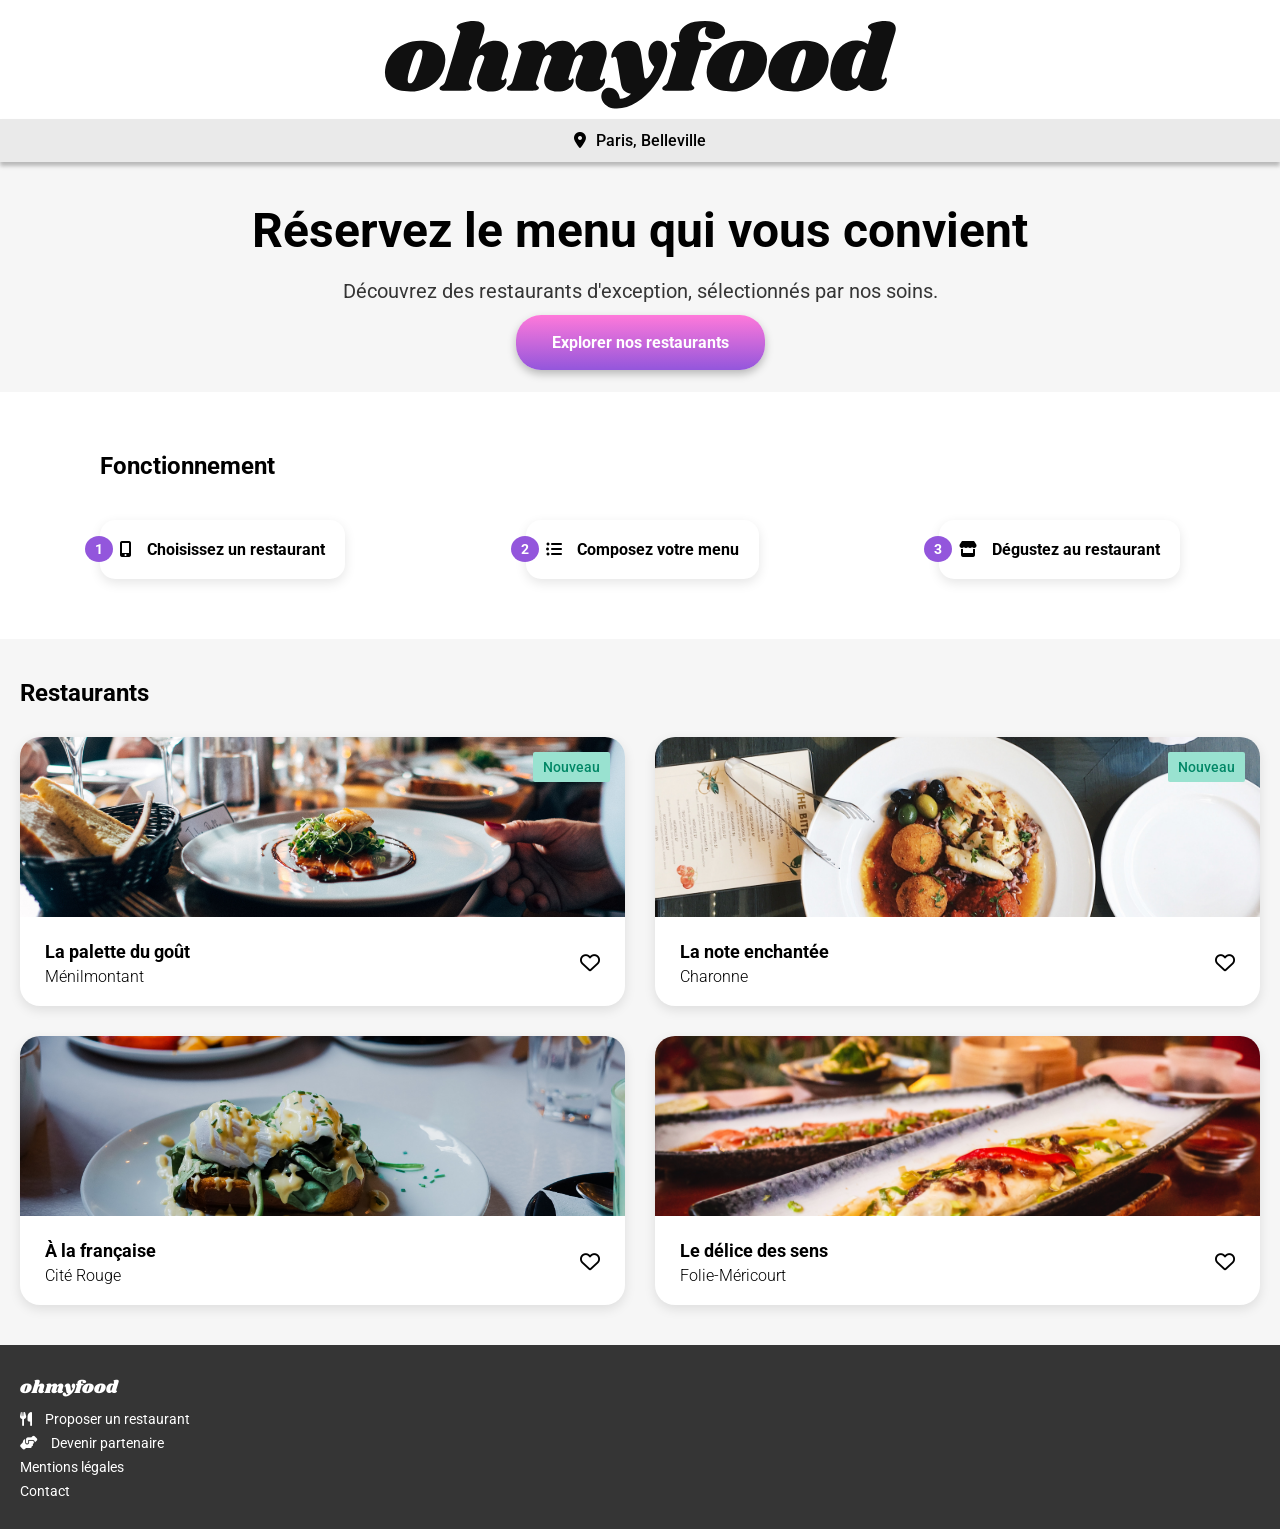
<file: index.html/index.html>
<!DOCTYPE html>
<html lang="fr">
  <head>
    <meta charset="UTF-8" />
    <meta name="viewport" content="width=device-width, initial-scale=1.0" />
    <title>Ohmyfood</title>
    <link rel="stylesheet" href="../style.css" />
    <link rel="preconnect" href="https://fonts.googleapis.com" />
    <link rel="preconnect" href="https://fonts.gstatic.com" crossorigin />
    <link
      href="https://fonts.googleapis.com/css2?family=Roboto&family=Shrikhand&display=swap"
      rel="stylesheet"
    />
    <link
      rel="stylesheet"
      href="https://cdnjs.cloudflare.com/ajax/libs/font-awesome/6.2.1/css/all.min.css"
      integrity="sha512-MV7K8+y+gLIBoVD59lQIYicR65iaqukzvf/nwasF0nqhPay5w/9lJmVM2hMDcnK1OnMGCdVK+iQrJ7lzPJQd1w=="
      crossorigin="anonymous"
      referrerpolicy="no-referrer"
    />
  </head>
  <body>
    <div class="loader">
      <div class="loader__circle"></div>
      <div class="loader__text">Ohmyfood</div>
    </div>
    <header class="header">
      <img
        src="/assets/Images et textes Ohmyfood/images/logo/ohmyfood@2x.svg"
        alt="Logo Ohmyfood"
        class="header__logo"
      />
      <div class="header__location">
        <i class="fa-solid fa-location-dot"></i>
        <span>Paris, Belleville</span>
      </div>
    </header>

    <main>
      <section class="hero">
        <h1 class="hero__title">Réservez le menu qui vous convient</h1>
        <p class="hero__text">
          Découvrez des restaurants d'exception, sélectionnés par nos soins.
        </p>
        <a href="#restaurants" class="hero__btn">Explorer nos restaurants</a>
      </section>
      <section class="steps">
        <h2 class="steps__title">Fonctionnement</h2>
        <ol class="steps__list">
          <li class="steps__item">
            <span class="steps__item-number">1</span>
            <i class="fa-solid fa-mobile-screen-button"></i>
            <p>Choisissez un restaurant</p>
          </li>
          <li class="steps__item">
            <span class="steps__item-number">2</span>
            <i class="fa-solid fa-list-ul"></i>
            <p>Composez votre menu</p>
          </li>
          <li class="steps__item">
            <span class="steps__item-number">3</span>
            <i class="fa-solid fa-store"></i>
            <p>Dégustez au restaurant</p>
          </li>
        </ol>
      </section>
      <section class="restaurants" id="restaurants">
        <h2 class="restaurants__title">Restaurants</h2>
        <div class="restaurants__list">
          <a href="palette.html" class="restaurant-card">
            <div class="restaurant-card__image-wrapper">
              <img
                src="/assets/Images et textes Ohmyfood/images/restaurants/jay-wennington-N_Y88TWmGwA-unsplash.jpg"
                alt="Restaurant La palette du goût"
                class="restaurant-card__img"
              />
              <span class="restaurant-card__badge">Nouveau</span>
            </div>
            <div class="restaurant-card__content">
              <div class="restaurant-card__text">
                <h3 class="restaurant-card__title">La palette du goût</h3>
                <p class="restaurant-card__subtitle">Ménilmontant</p>
              </div>
              <div class="restaurant-card__like">
                <input type="checkbox" id="like1" class="heart-checkbox" />
                <label for="like1" class="heart-label">
                  <i class="fa-regular fa-heart"></i>
                  <i class="fa-solid fa-heart"></i>
                </label>
              </div>
            </div>
          </a>
          <a href="#" class="restaurant-card">
            <div class="restaurant-card__image-wrapper">
              <img
                src="/assets/Images et textes Ohmyfood/images/restaurants/stil-u2Lp8tXIcjw-unsplash.jpg"
                alt="Restaurant La note enchantée"
                class="restaurant-card__img"
              />
              <span class="restaurant-card__badge">Nouveau</span>
            </div>
            <div class="restaurant-card__content">
              <div class="restaurant-card__text">
                <h3 class="restaurant-card__title">La note enchantée</h3>
                <p class="restaurant-card__subtitle">Charonne</p>
              </div>
              <div class="restaurant-card__like">
                <input type="checkbox" id="like2" class="heart-checkbox" />
                <label for="like2" class="heart-label">
                  <i class="fa-regular fa-heart"></i>
                  <i class="fa-solid fa-heart"></i>
                </label>
              </div>
            </div>
          </a>
          <a href="alafrancaise.html" class="restaurant-card">
            <div class="restaurant-card__image-wrapper">
              <img
                src="/assets/Images et textes Ohmyfood/images/restaurants/toa-heftiba-DQKerTsQwi0-unsplash.jpg"
                alt="Restaurant À la française"
                class="restaurant-card__img"
              />
            </div>
            <div class="restaurant-card__content">
              <div class="restaurant-card__text">
                <h3 class="restaurant-card__title">À la française</h3>
                <p class="restaurant-card__subtitle">Cité Rouge</p>
              </div>
              <div class="restaurant-card__like">
                <input type="checkbox" id="like3" class="heart-checkbox" />
                <label for="like3" class="heart-label">
                  <i class="fa-regular fa-heart"></i>
                  <i class="fa-solid fa-heart"></i>
                </label>
              </div>
            </div>
          </a>
          <a href="#" class="restaurant-card">
            <div class="restaurant-card__image-wrapper">
              <img
                src="/assets/Images et textes Ohmyfood/images/restaurants/louis-hansel-shotsoflouis-qNBGVyOCY8Q-unsplash.jpg"
                alt="Restaurant Le délice des sens"
                class="restaurant-card__img"
              />
            </div>
            <div class="restaurant-card__content">
              <div class="restaurant-card__text">
                <h3 class="restaurant-card__title">Le délice des sens</h3>
                <p class="restaurant-card__subtitle">Folie-Méricourt</p>
              </div>
              <div class="restaurant-card__like">
                <input type="checkbox" id="like4" class="heart-checkbox" />
                <label for="like4" class="heart-label">
                  <i class="fa-regular fa-heart"></i>
                  <i class="fa-solid fa-heart"></i>
                </label>
              </div>
            </div>
          </a>
        </div>
      </section>
    </main>
    <footer class="footer">
      <p class="footer__logo">ohmyfood</p>
      <div class="footer__links">
        <a href="#"
          ><i class="fa-solid fa-utensils"></i> Proposer un restaurant</a
        >
        <a href="#"
          ><i class="fa-solid fa-handshake-angle"></i> Devenir partenaire</a
        >
        <a href="#">Mentions légales</a>
        <a href="#">Contact</a>
      </div>
    </footer>
  </body>
</html>
</file>
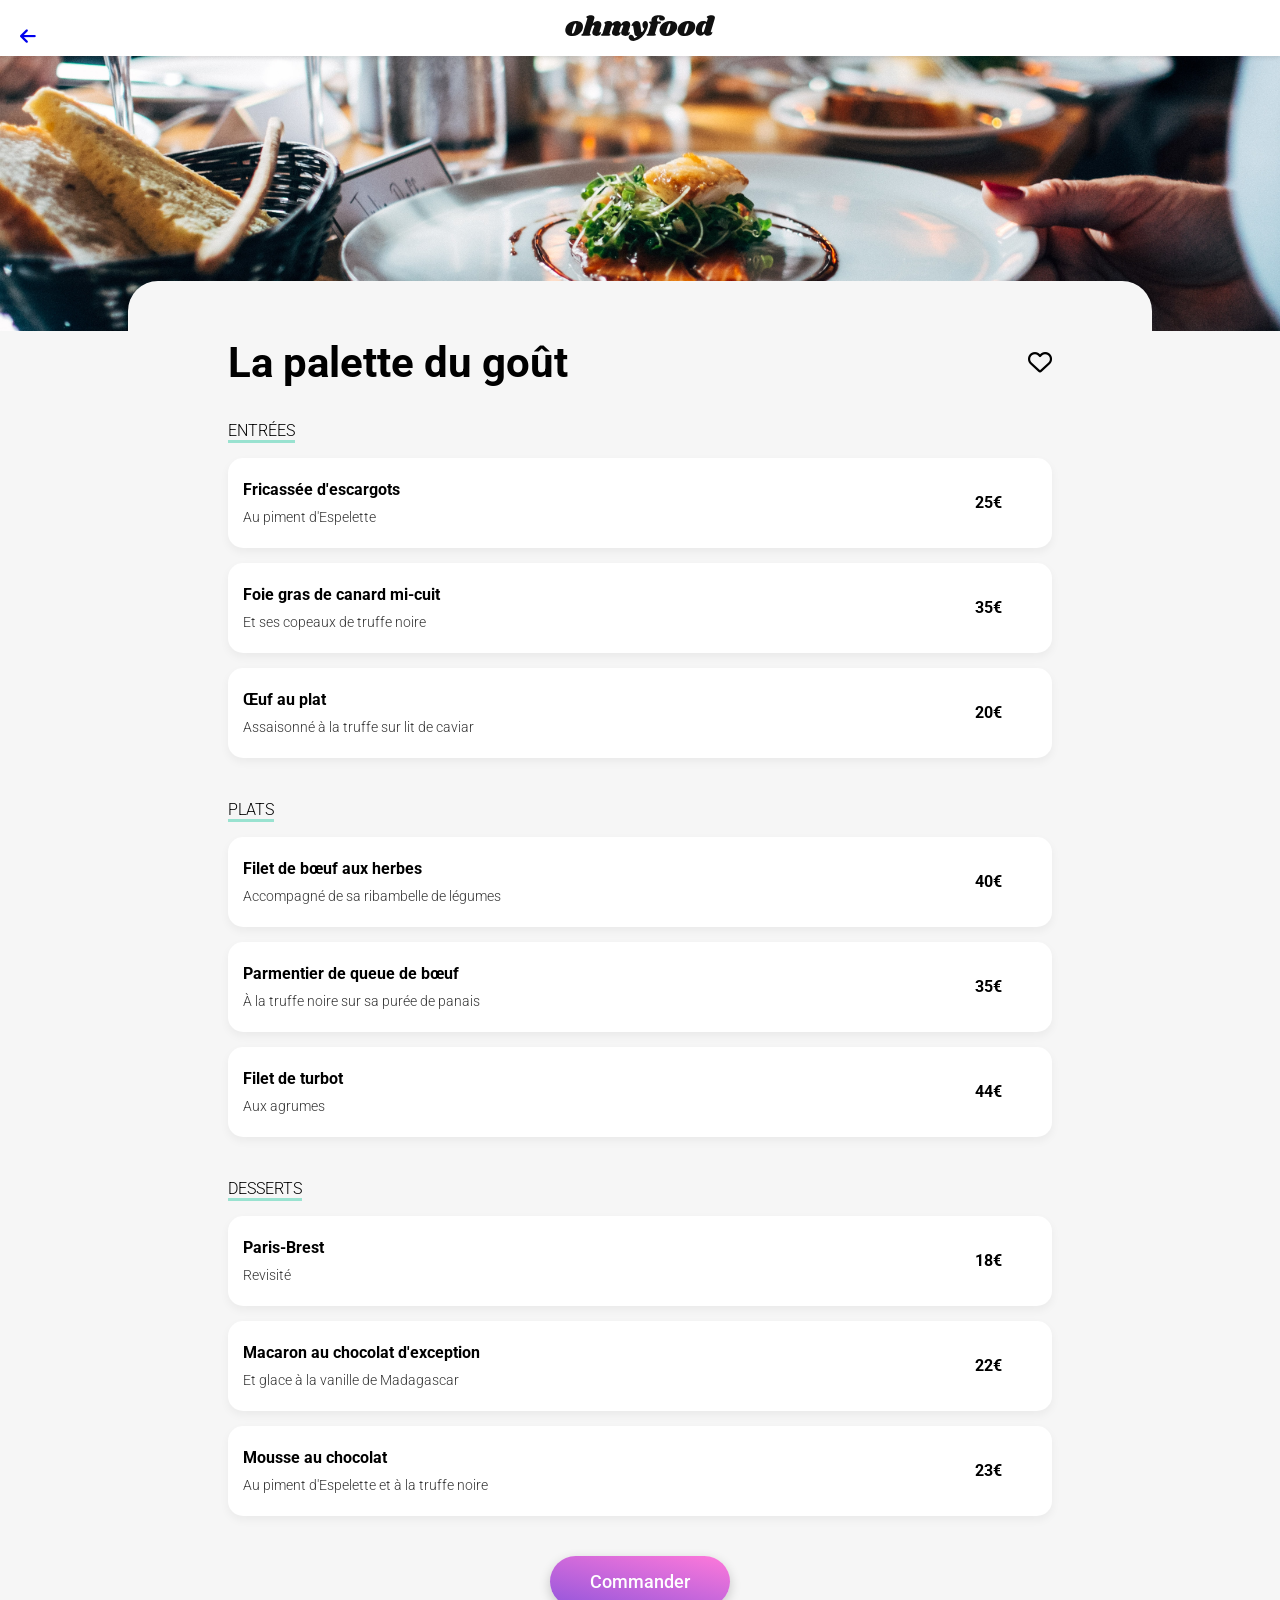
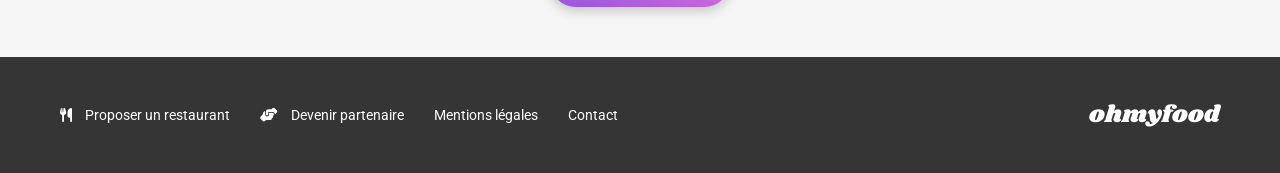
<file: index.html/alafrancaise.html>
<!DOCTYPE html>
<html lang="fr">
  <head>
    <meta charset="UTF-8" />
    <meta name="viewport" content="width=device-width, initial-scale=1.0" />
    <title>La palette du goût - Ohmyfood</title>
    <link rel="stylesheet" href="../css/menu.css" />
    <link
      href="https://fonts.googleapis.com/css2?family=Roboto&family=Shrikhand&display=swap"
      rel="stylesheet"
    />
    <link
      rel="stylesheet"
      href="https://cdnjs.cloudflare.com/ajax/libs/font-awesome/6.2.1/css/all.min.css"
      integrity="sha512-MV7K8+y+gLIBoVD59lQIYicR65iaqukzvf/nwasF0nqhPay5w/9lJmVM2hMDcnK1OnMGCdVK+iQrJ7lzPJQd1w=="
      crossorigin="anonymous"
      referrerpolicy="no-referrer"
    />
  </head>
  <body>
    <header class="header">
      <a href="../index.html" class="back-arrow">
        <i class="fa-solid fa-arrow-left"></i>
      </a>
      <img
        src="/assets/Images et textes Ohmyfood/images/logo/ohmyfood@2x.svg"
        alt="Logo Ohmyfood"
        class="header__logo"
      />
    </header>

    <main>
      <div class="banner">
        <img
          src="/assets/Images et textes Ohmyfood/images/restaurants/jay-wennington-N_Y88TWmGwA-unsplash.jpg"
          alt="La palette du goût"
          class="banner__img"
        />
      </div>

      <section class="menu">
        <div class="menu__title">
          <h1>La palette du goût</h1>
          <div class="heart">
            <input type="checkbox" id="heart" class="heart__checkbox" />
            <label for="heart" class="heart__label">
              <i class="fa-regular fa-heart"></i>
              <i class="fa-solid fa-heart"></i>
            </label>
          </div>
        </div>

        <!-- ENTRÉES -->
        <section class="menu__section">
          <h2 class="menu__section-title">Entrées</h2>
          <div class="menu__list">
            <label class="menu__item">
              <input type="checkbox" />
              <div class="menu__info">
                <h3>Fricassée d'escargots</h3>
                <p>Au piment d'Espelette</p>
              </div>
              <div class="menu__price">25€</div>
              <div class="menu__check"><i class="fa-solid fa-check"></i></div>
            </label>
            <label class="menu__item">
              <input type="checkbox" />
              <div class="menu__info">
                <h3>Foie gras de canard mi-cuit</h3>
                <p>Et ses copeaux de truffe noire</p>
              </div>
              <div class="menu__price">35€</div>
              <div class="menu__check"><i class="fa-solid fa-check"></i></div>
            </label>
            <label class="menu__item">
              <input type="checkbox" />
              <div class="menu__info">
                <h3>Œuf au plat</h3>
                <p>Assaisonné à la truffe sur lit de caviar</p>
              </div>
              <div class="menu__price">20€</div>
              <div class="menu__check"><i class="fa-solid fa-check"></i></div>
            </label>
          </div>
        </section>

        <!-- PLATS -->
        <section class="menu__section">
          <h2 class="menu__section-title">Plats</h2>
          <div class="menu__list">
            <label class="menu__item">
              <input type="checkbox" />
              <div class="menu__info">
                <h3>Filet de bœuf aux herbes</h3>
                <p>Accompagné de sa ribambelle de légumes</p>
              </div>
              <div class="menu__price">40€</div>
              <div class="menu__check"><i class="fa-solid fa-check"></i></div>
            </label>
            <label class="menu__item">
              <input type="checkbox" />
              <div class="menu__info">
                <h3>Parmentier de queue de bœuf</h3>
                <p>À la truffe noire sur sa purée de panais</p>
              </div>
              <div class="menu__price">35€</div>
              <div class="menu__check"><i class="fa-solid fa-check"></i></div>
            </label>
            <label class="menu__item">
              <input type="checkbox" />
              <div class="menu__info">
                <h3>Filet de turbot</h3>
                <p>Aux agrumes</p>
              </div>
              <div class="menu__price">44€</div>
              <div class="menu__check"><i class="fa-solid fa-check"></i></div>
            </label>
          </div>
        </section>

        <!-- DESSERTS -->
        <section class="menu__section">
          <h2 class="menu__section-title">Desserts</h2>
          <div class="menu__list">
            <label class="menu__item">
              <input type="checkbox" />
              <div class="menu__info">
                <h3>Paris-Brest</h3>
                <p>Revisité</p>
              </div>
              <div class="menu__price">18€</div>
              <div class="menu__check"><i class="fa-solid fa-check"></i></div>
            </label>
            <label class="menu__item">
              <input type="checkbox" />
              <div class="menu__info">
                <h3>Macaron au chocolat d'exception</h3>
                <p>Et glace à la vanille de Madagascar</p>
              </div>
              <div class="menu__price">22€</div>
              <div class="menu__check"><i class="fa-solid fa-check"></i></div>
            </label>
            <label class="menu__item">
              <input type="checkbox" />
              <div class="menu__info">
                <h3>Mousse au chocolat</h3>
                <p>Au piment d'Espelette et à la truffe noire</p>
              </div>
              <div class="menu__price">23€</div>
              <div class="menu__check"><i class="fa-solid fa-check"></i></div>
            </label>
          </div>
        </section>

        <!-- BUTTON -->
        <div class="menu__cta">
          <button class="menu__btn">Commander</button>
        </div>
      </section>
    </main>

    <footer class="footer">
      <p class="footer__logo">ohmyfood</p>
      <div class="footer__links">
        <a href="#"
          ><i class="fa-solid fa-utensils"></i> Proposer un restaurant</a
        >
        <a href="#"
          ><i class="fa-solid fa-handshake-angle"></i> Devenir partenaire</a
        >
        <a href="#">Mentions légales</a>
        <a href="#">Contact</a>
      </div>
    </footer>
  </body>
</html>
</file>
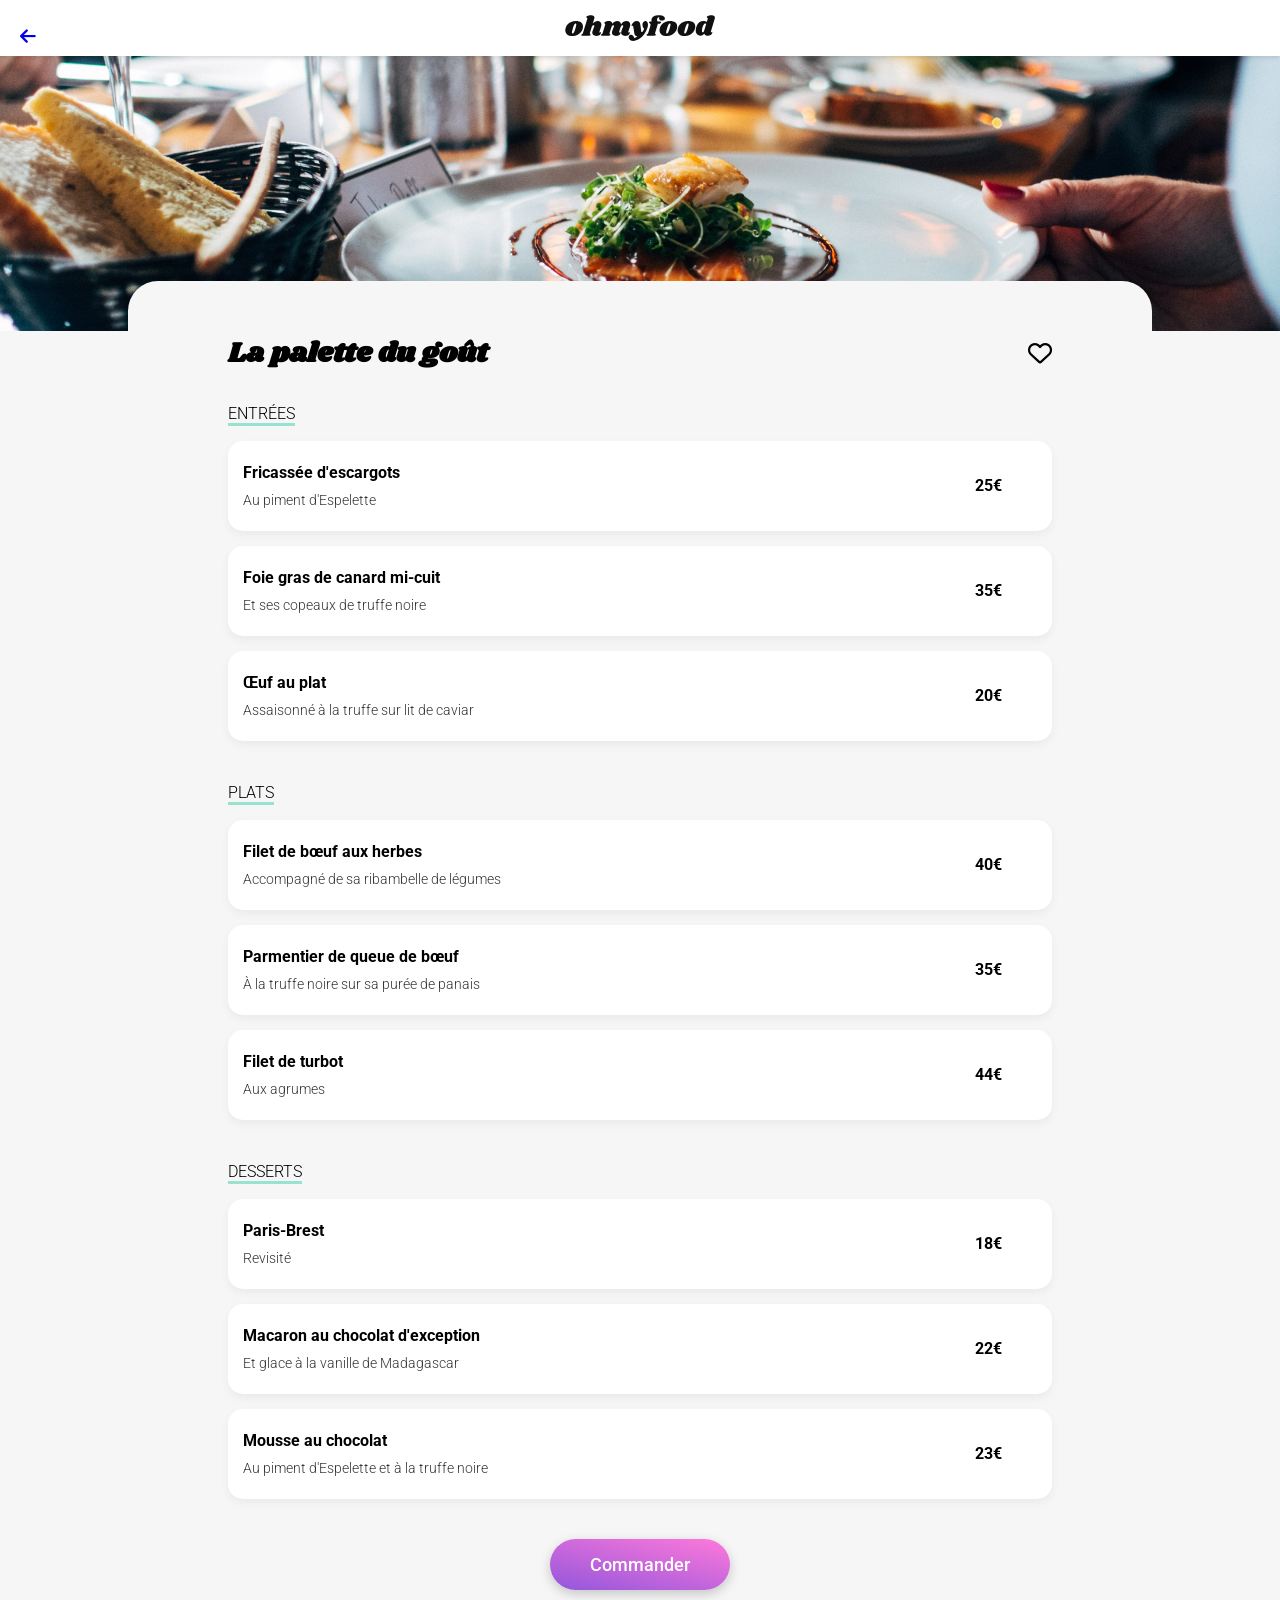
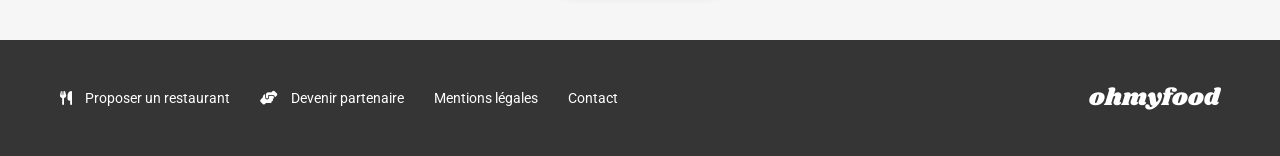
<file: index.html/palette.html>
<!DOCTYPE html>
<html lang="fr">
  <head>
    <meta charset="UTF-8" />
    <meta name="viewport" content="width=device-width, initial-scale=1.0" />
    <title>La palette du goût - Ohmyfood</title>
    <link rel="stylesheet" href="../css/menu.css" />
    <link
      href="https://fonts.googleapis.com/css2?family=Roboto&family=Shrikhand&display=swap"
      rel="stylesheet"
    />
    <link
      rel="stylesheet"
      href="https://cdnjs.cloudflare.com/ajax/libs/font-awesome/6.2.1/css/all.min.css"
      integrity="sha512-MV7K8+y+gLIBoVD59lQIYicR65iaqukzvf/nwasF0nqhPay5w/9lJmVM2hMDcnK1OnMGCdVK+iQrJ7lzPJQd1w=="
      crossorigin="anonymous"
      referrerpolicy="no-referrer"
    />
  </head>
  <body>
    <header class="header">
      <a href="../index.html" class="back-arrow">
        <i class="fa-solid fa-arrow-left"></i>
      </a>
      <img
        src="/assets/Images et textes Ohmyfood/images/logo/ohmyfood@2x.svg"
        alt="Logo Ohmyfood"
        class="header__logo"
      />
    </header>

    <main>
      <div class="banner">
        <img
          src="/assets/Images et textes Ohmyfood/images/restaurants/jay-wennington-N_Y88TWmGwA-unsplash.jpg"
          alt="La palette du goût"
          class="banner__img"
        />
      </div>

      <section class="menu">
        <div class="menu__title">
          <h1 class="title">La palette du goût</h1>
          <div class="heart">
            <input type="checkbox" id="heart" class="heart__checkbox" />
            <label for="heart" class="heart__label">
              <i class="fa-regular fa-heart"></i>
              <i class="fa-solid fa-heart"></i>
            </label>
          </div>
        </div>

        <!-- ENTRÉES -->
        <section class="menu__section">
          <h2 class="menu__section-title">Entrées</h2>
          <div class="menu__list">
            <label class="menu__item">
              <input type="checkbox" />
              <div class="menu__info">
                <h3>Fricassée d'escargots</h3>
                <p>Au piment d'Espelette</p>
              </div>
              <div class="menu__price">25€</div>
              <div class="menu__check"><i class="fa-solid fa-check"></i></div>
              <div class="menu__background"></div>
            </label>
            <label class="menu__item">
              <input type="checkbox" />
              <div class="menu__info">
                <h3>Foie gras de canard mi-cuit</h3>
                <p>Et ses copeaux de truffe noire</p>
              </div>
              <div class="menu__price">35€</div>
              <div class="menu__check"><i class="fa-solid fa-check"></i></div>
              <div class="menu__background"></div>
            </label>
            <label class="menu__item">
              <input type="checkbox" />
              <div class="menu__info">
                <h3>Œuf au plat</h3>
                <p>Assaisonné à la truffe sur lit de caviar</p>
              </div>
              <div class="menu__price">20€</div>
              <div class="menu__check"><i class="fa-solid fa-check"></i></div>
              <div class="menu__background"></div>
            </label>
          </div>
        </section>

        <!-- PLATS -->
        <section class="menu__section">
          <h2 class="menu__section-title">Plats</h2>
          <div class="menu__list">
            <label class="menu__item">
              <input type="checkbox" />
              <div class="menu__info">
                <h3>Filet de bœuf aux herbes</h3>
                <p>Accompagné de sa ribambelle de légumes</p>
              </div>
              <div class="menu__price">40€</div>
              <div class="menu__check"><i class="fa-solid fa-check"></i></div>
              <div class="menu__background"></div>
            </label>
            <label class="menu__item">
              <input type="checkbox" />
              <div class="menu__info">
                <h3>Parmentier de queue de bœuf</h3>
                <p>À la truffe noire sur sa purée de panais</p>
              </div>
              <div class="menu__price">35€</div>
              <div class="menu__check"><i class="fa-solid fa-check"></i></div>
              <div class="menu__background"></div>
            </label>
            <label class="menu__item">
              <input type="checkbox" />
              <div class="menu__info">
                <h3>Filet de turbot</h3>
                <p>Aux agrumes</p>
              </div>
              <div class="menu__price">44€</div>
              <div class="menu__check"><i class="fa-solid fa-check"></i></div>
              <div class="menu__background"></div>
            </label>
          </div>
        </section>

        <!-- DESSERTS -->
        <section class="menu__section">
          <h2 class="menu__section-title">Desserts</h2>
          <div class="menu__list">
            <label class="menu__item">
              <input type="checkbox" />
              <div class="menu__info">
                <h3>Paris-Brest</h3>
                <p>Revisité</p>
              </div>
              <div class="menu__price">18€</div>
              <div class="menu__check"><i class="fa-solid fa-check"></i></div>
              <div class="menu__background"></div>
            </label>
            <label class="menu__item">
              <input type="checkbox" />
              <div class="menu__info">
                <h3>Macaron au chocolat d'exception</h3>
                <p>Et glace à la vanille de Madagascar</p>
              </div>
              <div class="menu__price">22€</div>
              <div class="menu__check"><i class="fa-solid fa-check"></i></div>
              <div class="menu__background"></div>
            </label>
            <label class="menu__item">
              <input type="checkbox" />
              <div class="menu__info">
                <h3>Mousse au chocolat</h3>
                <p>Au piment d'Espelette et à la truffe noire</p>
              </div>
              <div class="menu__price">23€</div>
              <div class="menu__check"><i class="fa-solid fa-check"></i></div>
              <div class="menu__background"></div>
            </label>
          </div>
        </section>

        <!-- BUTTON -->
        <div class="menu__cta">
          <button class="menu__btn">Commander</button>
        </div>
      </section>
    </main>

    <footer class="footer">
      <p class="footer__logo">ohmyfood</p>
      <div class="footer__links">
        <a href="#"
          ><i class="fa-solid fa-utensils"></i> Proposer un restaurant</a
        >
        <a href="#"
          ><i class="fa-solid fa-handshake-angle"></i> Devenir partenaire</a
        >
        <a href="#">Mentions légales</a>
        <a href="#">Contact</a>
      </div>
    </footer>
  </body>
</html>
</file>
<file: style.css>
/* RESET */
* {
  margin: 0;
  padding: 0;
  box-sizing: border-box;
  font-family: "Roboto", sans-serif;
}

body {
  background-color: #ffffff;
  color: #000000;
}
/* === LOADER === */
.loader {
  position: fixed;
  top: 0;
  left: 0;
  width: 100%;
  height: 100%;
  background-color: white;
  z-index: 1000;
  display: flex;
  flex-direction: column;
  justify-content: center;
  align-items: center;
  animation: fadeOut 2s ease 3s forwards;
}

.loader__circle {
  width: 50px;
  height: 50px;
  border: 5px solid #9356dc;
  border-top-color: transparent;
  border-radius: 50%;
  animation: spin 1s linear infinite;
  margin-bottom: 20px;
}

.loader__text {
  font-family: "Shrikhand", cursive;
  font-size: 24px;
  color: #9356dc;
}

@keyframes spin {
  0% {
    transform: rotate(0deg);
  }
  100% {
    transform: rotate(360deg);
  }
}

@keyframes fadeOut {
  to {
    opacity: 0;
    visibility: hidden;
  }
}

/* HEADER */
.header {
  display: flex;
  flex-direction: column;
  align-items: center;
  padding: 20px 0 0 0;
}

.header__logo {
  width: 40%;
  font-family: "Shrikhand", cursive;
}

.header__location {
  display: flex;
  align-items: center;
  justify-content: center;
  background-color: #eaeaea;
  width: 100%;
  padding: 12px 0;
  font-weight: 500;
  box-shadow: 0px 4px 4px rgba(0, 0, 0, 0.25);
  margin-top: 10px;
}

.header__location i {
  margin-right: 10px;
}

/* HERO */
.hero {
  background-color: #f6f6f6;
  text-align: center;
  padding: 40px 20px;
}

.hero__title {
  font-size: 1.5rem;
  font-weight: bold;
  margin-bottom: 15px;
}

.hero__text {
  font-size: 1.12rem;
  margin-bottom: 25px;
  color: #353535;
}

.hero__btn {
  padding: 18px 36px;
  border: none;
  border-radius: 25px;
  background: linear-gradient(180deg, #ff79da 0%, #9356dc 100%);
  color: #fff;
  font-weight: bold;
  box-shadow: 0px 4px 8px rgba(0, 0, 0, 0.25);
  text-decoration: none;
  transition: transform 0.3s ease, box-shadow 0.3s ease;
}

.hero__btn:hover {
  transform: scale(1.03);
  box-shadow: 0 6px 16px rgba(0, 0, 0, 0.25);
}

/* STEPS */
.steps {
  padding: 30px 20px;
}

.steps__title {
  font-size: 1.5rem;
  margin-bottom: 20px;
}

.steps__list {
  list-style: none;
  display: flex;
  flex-direction: column;
  gap: 20px;
}

.steps__item {
  background-color: white;
  padding: 20px;
  border-radius: 15px;
  display: flex;
  align-items: center;
  gap: 15px;
  position: relative;
  font-weight: bold;
  box-shadow: 0px 4px 12px rgba(0, 0, 0, 0.1);
}

.steps__item-number {
  background-color: #9356dc;
  color: #fff;
  border-radius: 50%;
  padding: 5px 10px;
  font-size: 14px;
  position: absolute;
  left: -15px;
}

/* RESTAURANTS */
.restaurants {
  background-color: #f6f6f6;
  padding: 40px 20px;
  width: 100vw;
  position: relative;
  left: 50%;
  right: 50%;
  margin-left: -50vw;
  margin-right: -50vw;
}

.restaurants__title {
  font-size: 20px;
  margin-bottom: 25px;
}

.restaurants__list {
  display: flex;
  flex-direction: column;
  gap: 20px;
}

.restaurant-card {
  position: relative;
  background-color: #fff;
  border-radius: 20px;
  overflow: hidden;
  box-shadow: 0px 4px 12px rgba(0, 0, 0, 0.1);
  text-decoration: none;
  color: inherit;
}

.restaurant-card__img {
  width: 100%;
  height: 180px;
  object-fit: cover;
}

.restaurant-card__image-wrapper {
  position: relative;
}

.restaurant-card__badge {
  position: absolute;
  top: 15px;
  right: 15px;
  background-color: #99e2d0;
  color: #008766;
  font-size: 14px;
  font-weight: 500;
  padding: 7px 10px;
  border-radius: 2px;
}

.restaurant-card__content {
  padding: 15px 24px;
  display: flex;
  justify-content: space-between;
  align-items: center;
  position: relative;
}

.restaurant-card__text {
  display: flex;
  flex-direction: column;
  gap: 5px;
}

.restaurant-card__title {
  font-size: 18px;
  font-weight: 700;
  color: #000000;
}

.restaurant-card__subtitle {
  font-size: 17px;
  font-weight: 300;
  color: #000000;
}

.restaurant-card__like {
  display: flex;
  align-items: center;
  justify-content: center;
  margin-left: 12px;
}

.heart-checkbox {
  display: none;
}

.heart-label {
  position: relative;
  cursor: pointer;
  font-size: 20px;
  width: 20px;
  height: 20px;
  display: inline-block;
}

.heart-label .fa-heart {
  position: absolute;
  top: 0;
  left: 0;
  transition: opacity 0.3s ease, transform 0.3s ease;
}

.heart-label .fa-regular {
  opacity: 1;
  color: #000;
  z-index: 2;
}

.heart-label .fa-solid {
  opacity: 0;
  background: linear-gradient(to top, #9356dc, #ff79da);
  -webkit-background-clip: text;
  -webkit-text-fill-color: transparent;
  transform: scale(0.9);
  z-index: 1;
}

.heart-checkbox:checked + .heart-label .fa-regular {
  opacity: 0;
}

.heart-checkbox:checked + .heart-label .fa-solid {
  opacity: 1;
  transform: scale(1.1);
}

/* FOOTER */
.footer {
  background-color: #353535;
  color: #fff;
  padding: 30px 20px;
  display: flex;
  flex-direction: column;
  gap: 10px;
}

.footer__logo {
  font-family: "Shrikhand", cursive;
  font-size: 18px;
}

.footer__links {
  display: flex;
  flex-direction: column;
  gap: 8px;
}

.footer__links a {
  color: #fff;
  text-decoration: none;
  font-size: 14px;
}

.footer__links a i {
  margin-right: 10px;
}

/* === VERSION DESKTOP === */
@media (min-width: 1024px) {
  .hero__title {
    font-size: 48px;
    font-weight: 700;
    text-align: center;
    margin-bottom: 20px;
  }

  .hero__text {
    font-size: 20px;
    margin-bottom: 30px;
  }

  .steps {
    max-width: 1080px;
    margin: 0 auto;
    padding: 60px 0;
  }

  .steps__title {
    font-size: 24px;
    text-align: left;
    margin-bottom: 40px;
  }

  .steps__list {
    flex-direction: row;
    justify-content: space-between;
    gap: 30px;
  }

  .restaurants__title {
    font-size: 24px;
    text-align: left;
    margin-bottom: 30px;
  }

  .restaurants__list {
    display: grid;
    grid-template-columns: repeat(2, 1fr);
    gap: 30px;
  }

  .restaurant-card__content {
    padding: 20px 25px;
  }

  .restaurant-card__title {
    font-size: 18px;
    font-weight: 700;
  }

  .restaurant-card__subtitle {
    font-size: 16px;
    font-weight: 300;
  }
}
</file>
<file: css/menu.css>
/* === RESET & BASE === */
* {
  margin: 0;
  padding: 0;
  box-sizing: border-box;
  font-family: "Roboto", sans-serif;
}

body {
  background-color: #f6f6f6;
  color: #000;
  line-height: 1.5;
}

img {
  display: block;
  width: 100%;
  object-fit: cover;
}

/* === HEADER === */
.header {
  background-color: #fff;
  display: flex;
  align-items: center;
  padding: 15px 20px;
  font-family: "Shrikhand", cursive;
  position: relative;
  box-shadow: 0 2px 4px rgba(0, 0, 0, 0.1);
}

.header i {
  font-size: 18px;
  position: absolute;
  left: 20px;
}

.header__logo {
  margin: 0 auto;
  height: auto;
  max-width: 150px;
}

.title {
  font-family: "Shrikhand", cursive;
  font-size: 1.75rem;
}

/* === RESTAURANT IMAGE === */
.banner__img {
  height: 275px;
  object-fit: cover;
  width: 100%;
}

/* === MAIN MENU === */
.menu {
  background-color: #f6f6f6;
  border-top-left-radius: 30px;
  border-top-right-radius: 30px;
  margin-top: -50px;
  padding: 40px 20px 80px;
  position: relative;
}

.menu__title {
  font-family: "Shrikhand", cursive;
  font-size: 24px;
  display: flex;
  justify-content: space-between;
  align-items: center;
  margin-bottom: 25px;
  gap: 10px;
}

.heart__checkbox {
  display: none;
}

.heart__label {
  margin-top: 10px;
  position: relative;
  cursor: pointer;
  font-size: 24px;
  width: 24px;
  height: 24px;
  display: inline-block;
  flex-shrink: 0;
}

.heart__label .fa-heart {
  position: absolute;
  top: 0;
  left: 0;
  transition: opacity 0.3s ease, transform 0.3s ease;
}

.heart__label .fa-regular {
  opacity: 1;
  z-index: 2;
  color: #000;
}

.heart__label .fa-solid {
  opacity: 0;
  background: linear-gradient(to top, #9356dc, #ff79da);
  -webkit-background-clip: text;
  -webkit-text-fill-color: transparent;
  transform: scale(0.9);
  z-index: 1;
}

.heart__checkbox:checked + .heart__label .fa-regular {
  opacity: 0;
}

.heart__checkbox:checked + .heart__label .fa-solid {
  opacity: 1;
  transform: scale(1.1);
}

/* === MENU SECTIONS === */
.menu__section {
  margin-bottom: 40px;
}

.menu__section-title {
  font-size: 16px;
  font-weight: 300;
  text-transform: uppercase;
  margin-bottom: 15px;
  position: relative;
  display: inline-block;
}

.menu__section-title::after {
  content: "";
  position: absolute;
  bottom: 0;
  left: 0;
  height: 3px;
  width: 100%;
  background-color: #99e2d0;
}

/* === LISTE DES MENUS === */
.menu__list {
  display: flex;
  flex-direction: column;
  gap: 15px;
}

.menu__item {
  background-color: #fff;
  border-radius: 15px;
  display: flex;
  align-items: center;
  justify-content: space-between;
  padding: 15px;
  box-shadow: 0 4px 10px rgba(0, 0, 0, 0.05);
  position: relative;
  cursor: pointer;
  height: 90px;
  overflow: hidden;
}

.menu__item input[type="checkbox"] {
  display: none;
}

/* FOND VERT */
.menu__background {
  content: "";
  background-color: #99e2d0;
  position: absolute;
  right: 0;
  top: 0;
  bottom: 0;
  width: 60px;
  transform: translateX(100%);
  transition: transform 0.3s ease;
  border-top-right-radius: 15px;
  border-bottom-right-radius: 15px;
  z-index: 1;
}

.menu__item input[type="checkbox"]:checked ~ .menu__background {
  transform: translateX(0%);
}

/* CONTENU DU MENU */
.menu__info {
  flex: 1;
  overflow: hidden;
  z-index: 2;
  padding-right: 70px;
}

.menu__info h3 {
  font-size: 16px;
  font-weight: 700;
  margin-bottom: 5px;
  white-space: nowrap;
  overflow: hidden;
  text-overflow: ellipsis;
}

.menu__info p {
  font-size: 14px;
  font-weight: 300;
  color: #353535;
  white-space: nowrap;
  overflow: hidden;
  text-overflow: ellipsis;
}

.menu__price {
  font-weight: 700;
  text-align: right;
  margin-left: 10px;
  white-space: nowrap;
  z-index: 2;
}

/* CHECK ICON SLIDE */
.menu__check {
  background-color: #fff;
  color: #99e2d0;
  border-radius: 50%;
  width: 25px;
  height: 25px;
  display: flex;
  align-items: center;
  justify-content: center;
  font-size: 14px;
  transform: translateX(100%);
  transition: transform 0.3s ease;
  margin-left: 10px;
  z-index: 2;
  position: relative;
  opacity: 0;
}

.menu__item input[type="checkbox"]:checked ~ .menu__check {
  transform: translateX(0%);
  opacity: 1;
}

/* === BOUTON COMMANDER === */
.menu__cta {
  text-align: center;
  margin-top: 30px;
}

.menu__btn {
  background: linear-gradient(193.33deg, #ff79da 0%, #9356dc 100%);
  color: white;
  font-size: 16px;
  font-weight: 500;
  padding: 15px 40px;
  border: none;
  border-radius: 30px;
  box-shadow: 0 4px 12px rgba(0, 0, 0, 0.2);
  cursor: pointer;
  transition: transform 0.2s ease;
}

.menu__btn:hover {
  transform: scale(1.03);
}

/* === FOOTER === */
.footer {
  background-color: #353535;
  color: #fff;
  padding: 30px 20px;
  display: flex;
  flex-direction: column;
  gap: 12px;
}

.footer__logo {
  font-family: "Shrikhand", cursive;
  font-size: 20px;
}

.footer__links {
  display: flex;
  flex-direction: column;
  gap: 10px;
}

.footer__links a {
  color: #fff;
  text-decoration: none;
  font-size: 14px;
}

.footer__links a i {
  margin-right: 10px;
}

/* === VERSION DESKTOP === */
@media (min-width: 1024px) {
  .menu {
    max-width: 1024px;
    margin: -50px auto 0;
    padding: 50px 100px;
  }

  .menu__title {
    font-size: 28px;
  }

  .menu__btn {
    font-size: 18px;
  }

  .footer {
    flex-direction: row-reverse;
    justify-content: space-between;
    align-items: center;
    padding: 40px 60px;
  }

  .footer__links {
    flex-direction: row;
    gap: 30px;
  }

  .footer__logo {
    font-size: 24px;
  }
}
</file>
